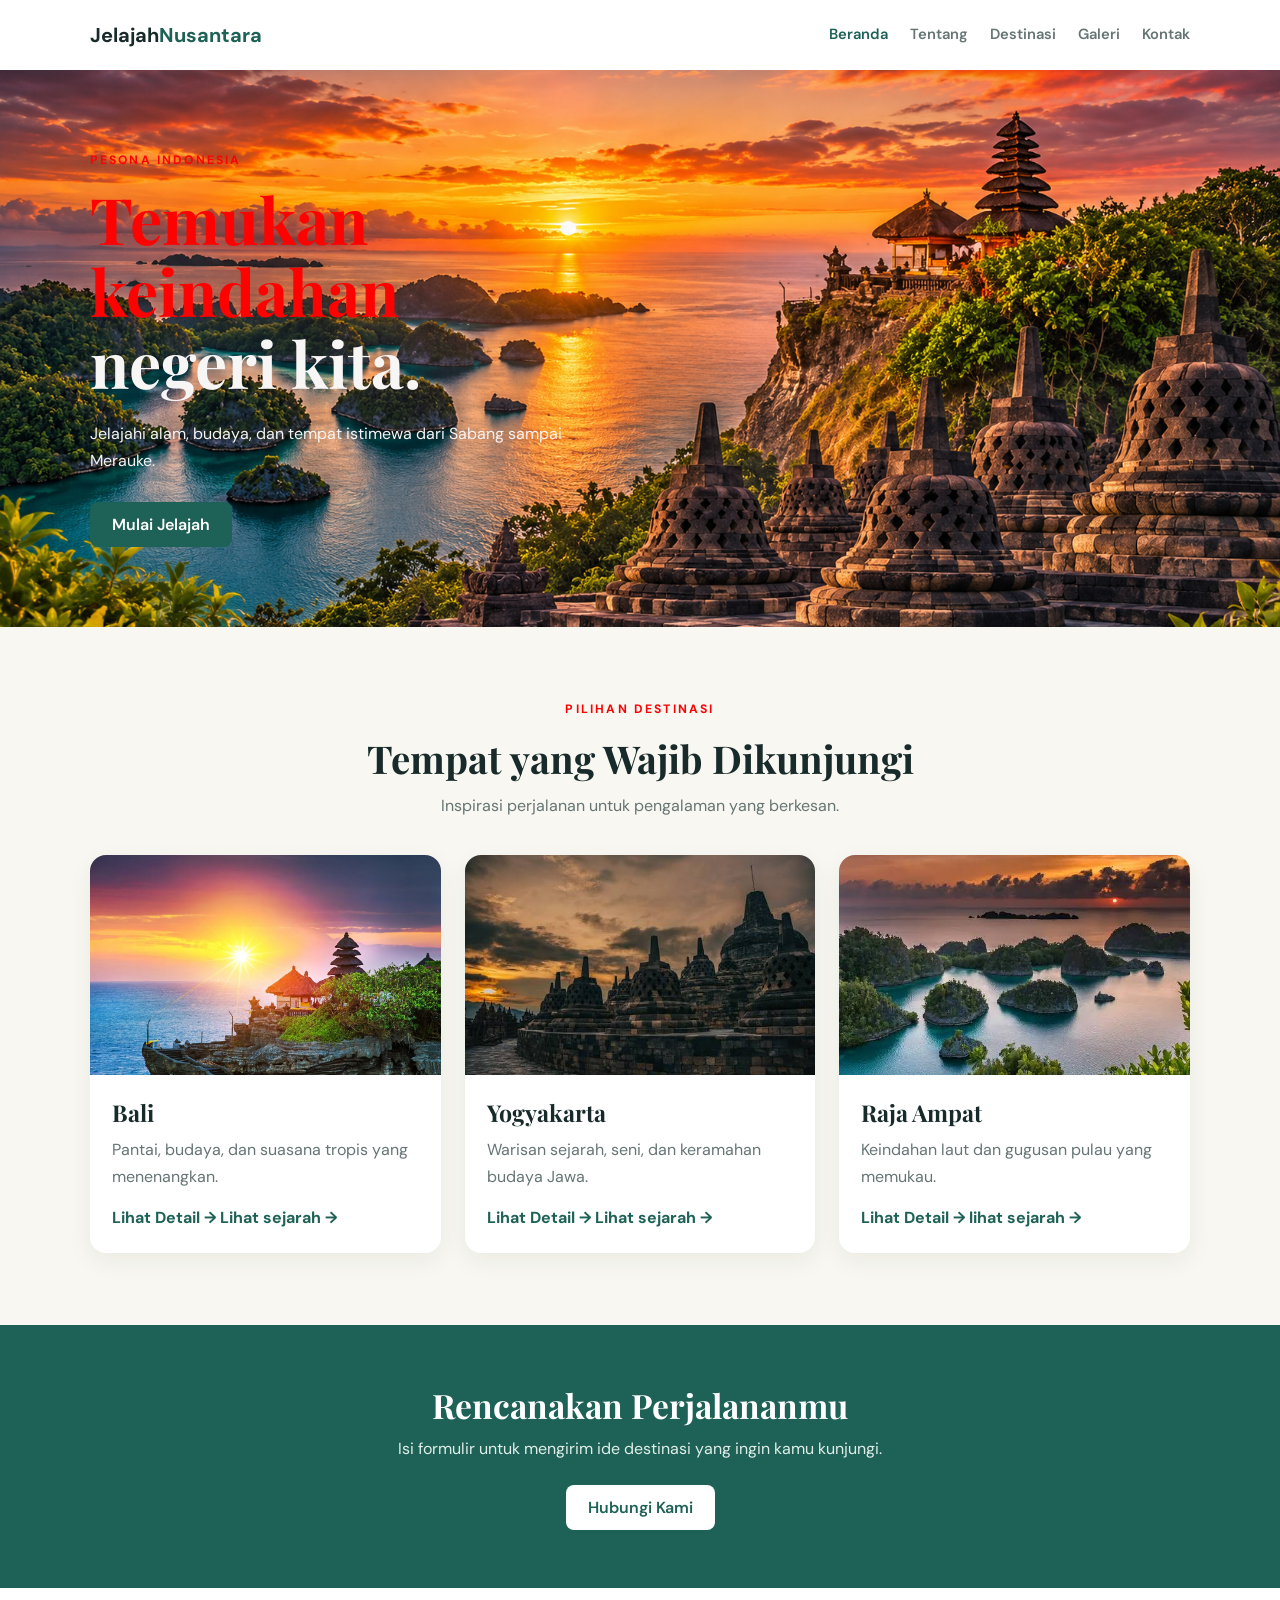
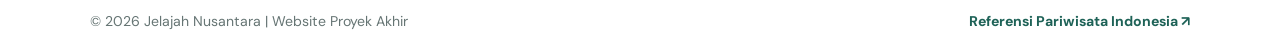
<file: tugas akhir/index.html>
<!DOCTYPE html>
<lang="id">

<head>
    <meta charset="UTF-8">
    <meta name="viewport" content="width=device-width, initial-scale=1.0">

    <title>Jelajah Nusantara | Beranda</title>

    <!-- CSS -->
    <link rel="stylesheet" href="style.css">
</head>

<body>

    <!-- HEADER -->
    <header class="header">

        <a href="index.html" class="brand">
            Jelajah<span>Nusantara</span>
        </a>

        <!-- NAVIGASI -->
        <nav class="nav">
            <a href="index.html" class="active">Beranda</a>
            <a href="tentang.html">Tentang</a>
            <a href="destinasi.html">Destinasi</a>
            <a href="galeri.html">Galeri</a>
            <a href="kontak.html">Kontak</a>
        </nav>

    </header>

    <!-- MAIN CONTENT -->
    <main>

        <!-- HERO SECTION -->
        <section class="hero">

            <div class="hero-copy">

                <p class="eyebrow">
                    PESONA INDONESIA
                </p>

                <h1>
                    Temukan keindahan
                    <br>
                    <span>negeri kita.</span>
                </h1>

                <p>
                    Jelajahi alam, budaya, dan tempat istimewa
                    dari Sabang sampai Merauke.
                </p>

                <a href="destinasi.html" class="btn">
                    Mulai Jelajah
                </a>

            </div>

        </section>

        <!-- DESTINASI SECTION -->
        <section class="section">

            <div class="section-heading">

                <p class="eyebrow">
                    PILIHAN DESTINASI
                </p>

                <h2>
                    Tempat yang Wajib Dikunjungi
                </h2>

                <p>
                    Inspirasi perjalanan untuk pengalaman
                    yang berkesan.
                </p>

            </div>

            <!-- CARD DESTINASI -->
            <div class="cards">

                <!-- CARD BALI -->
                <article class="card">

                    <img src="bali.jpeg" alt="Wisata Bali">

                    <div class="card-body">

                        <h3>Bali</h3>

                        <p>
                            Pantai, budaya, dan suasana tropis
                            yang menenangkan.
                        </p>

                        <a href="destinasi.html#bali">
                            Lihat Detail →
                        </a>
                        <a href="tentang.html#bali">
                            Lihat sejarah →
                        </a>

                    </div>

                </article>

                <!-- CARD YOGYAKARTA -->
                <article class="card">

                    <img src="borobudur.jpg" alt="Candi Borobudur">

                    <div class="card-body">

                        <h3>Yogyakarta</h3>

                        <p>
                            Warisan sejarah, seni, dan keramahan
                            budaya Jawa.
                        </p>

                        <a href="destinasi.html#jogja">
                            Lihat Detail →
                        </a>
                        <a href="tentang.html#jogja">
                            Lihat sejarah →
                        </a>

                    </div>

                </article>

                <!-- CARD RAJA AMPAT -->
                <article class="card">

                    <img src="raja ampat.jpg" alt="Wisata Raja Ampat">

                    <div class="card-body">

                        <h3>Raja Ampat</h3>

                        <p>
                            Keindahan laut dan gugusan pulau
                            yang memukau.
                        </p>

                        <a href="destinasi.html#rajaampat">
                            Lihat Detail →
                        </a>
                        <a href="tentang.html#rajaampat">
                            lihat sejarah →
                        </a>

                    </div>

                </article>

            </div>

        </section>

        <!-- CTA SECTION -->
        <section class="cta">

            <h2>
                Rencanakan Perjalananmu
            </h2>

            <p>
                Isi formulir untuk mengirim ide destinasi
                yang ingin kamu kunjungi.
            </p>

            <a href="kontak.html" class="btn btn-light">
                Hubungi Kami
            </a>

        </section>

    </main>

    <!-- FOOTER -->
    <footer>

        <p>
            © 2026 Jelajah Nusantara |
            Website Proyek Akhir
        </p>

        <a href="https://www.indonesia.travel/"
           target="_blank"
           rel="noopener noreferrer">

            Referensi Pariwisata Indonesia ↗

        </a>

    </footer>

    <!-- JAVASCRIPT -->
    <script src="script.js"></script>

</body>
</file>
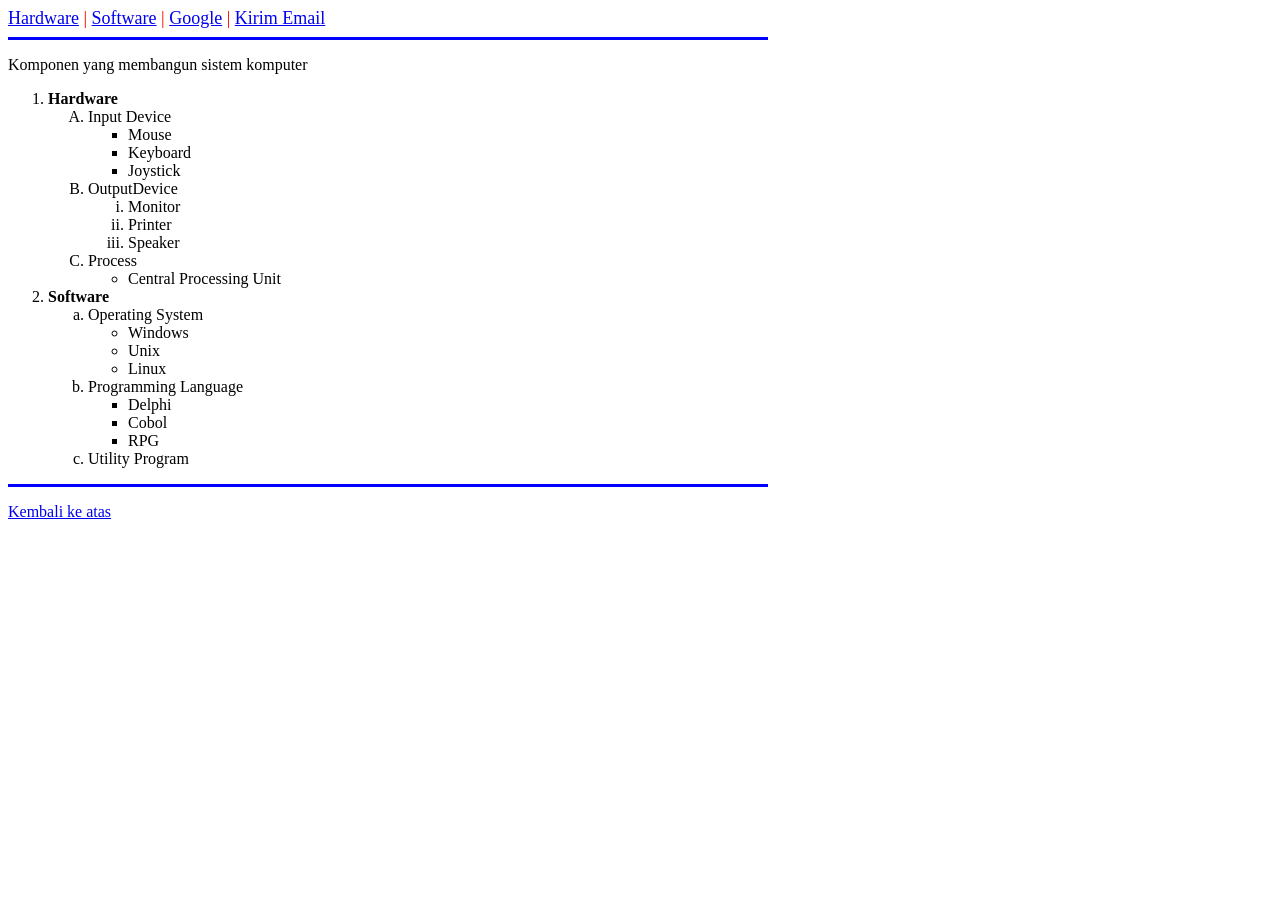
<file: tugas.html>
<!DOCTYPE html>
<html>
<head>
<title>List dengan Multi Level dan Hyperlink</title>
</head>
<body>

<a name="atas"></a>

<font size="4" color="red">
<a href="#hardware">Hardware</a> |
<a href="#software">Software</a> |
<a href="https://dce.telkomuniversity.ac.id/pengertian-penjelasan-pemrograman-website-secara-lengkap/">Google</a> |
<a href="mailto:karbanirizki@gmail.com">Kirim Email</a>
</font>

<hr color="blue" size="3" width="60%" align="left">

<p>Komponen yang membangun sistem komputer</p>

<ol type="1">
  <li><a name="hardware"><b>Hardware</b></a>
    <ol type="A">
      <li>Input Device
        <ul type="square">
          <li>Mouse</li>
          <li>Keyboard</li>
          <li>Joystick</li>
        </ul>
      </li>
      <li>OutputDevice
        <ol type="i">
          <li>Monitor</li>
          <li>Printer</li>
          <li>Speaker</li>
        </ol>
      </li>
      <li>Process
        <ul type="circle">
          <li>Central Processing Unit</li>
        </ul>
      </li>
    </ol>
  </li>

  <li><a name="software"><b>Software</b></a>
    <ol type="a">
      <li>Operating System
        <ul type="circle">
          <li>Windows</li>
          <li>Unix</li>
          <li>Linux</li>
        </ul>
      </li>
      <li>Programming Language
        <ul type="square">
          <li>Delphi</li>
          <li>Cobol</li>
          <li>RPG</li>
        </ul>
      </li>
      <li>Utility Program</li>
    </ol>
  </li>
</ol>

<hr color="blue" size="3" width="60%" align="left">

<p><a href="#atas">Kembali ke atas</a></p>

</body>
</html>
</file>
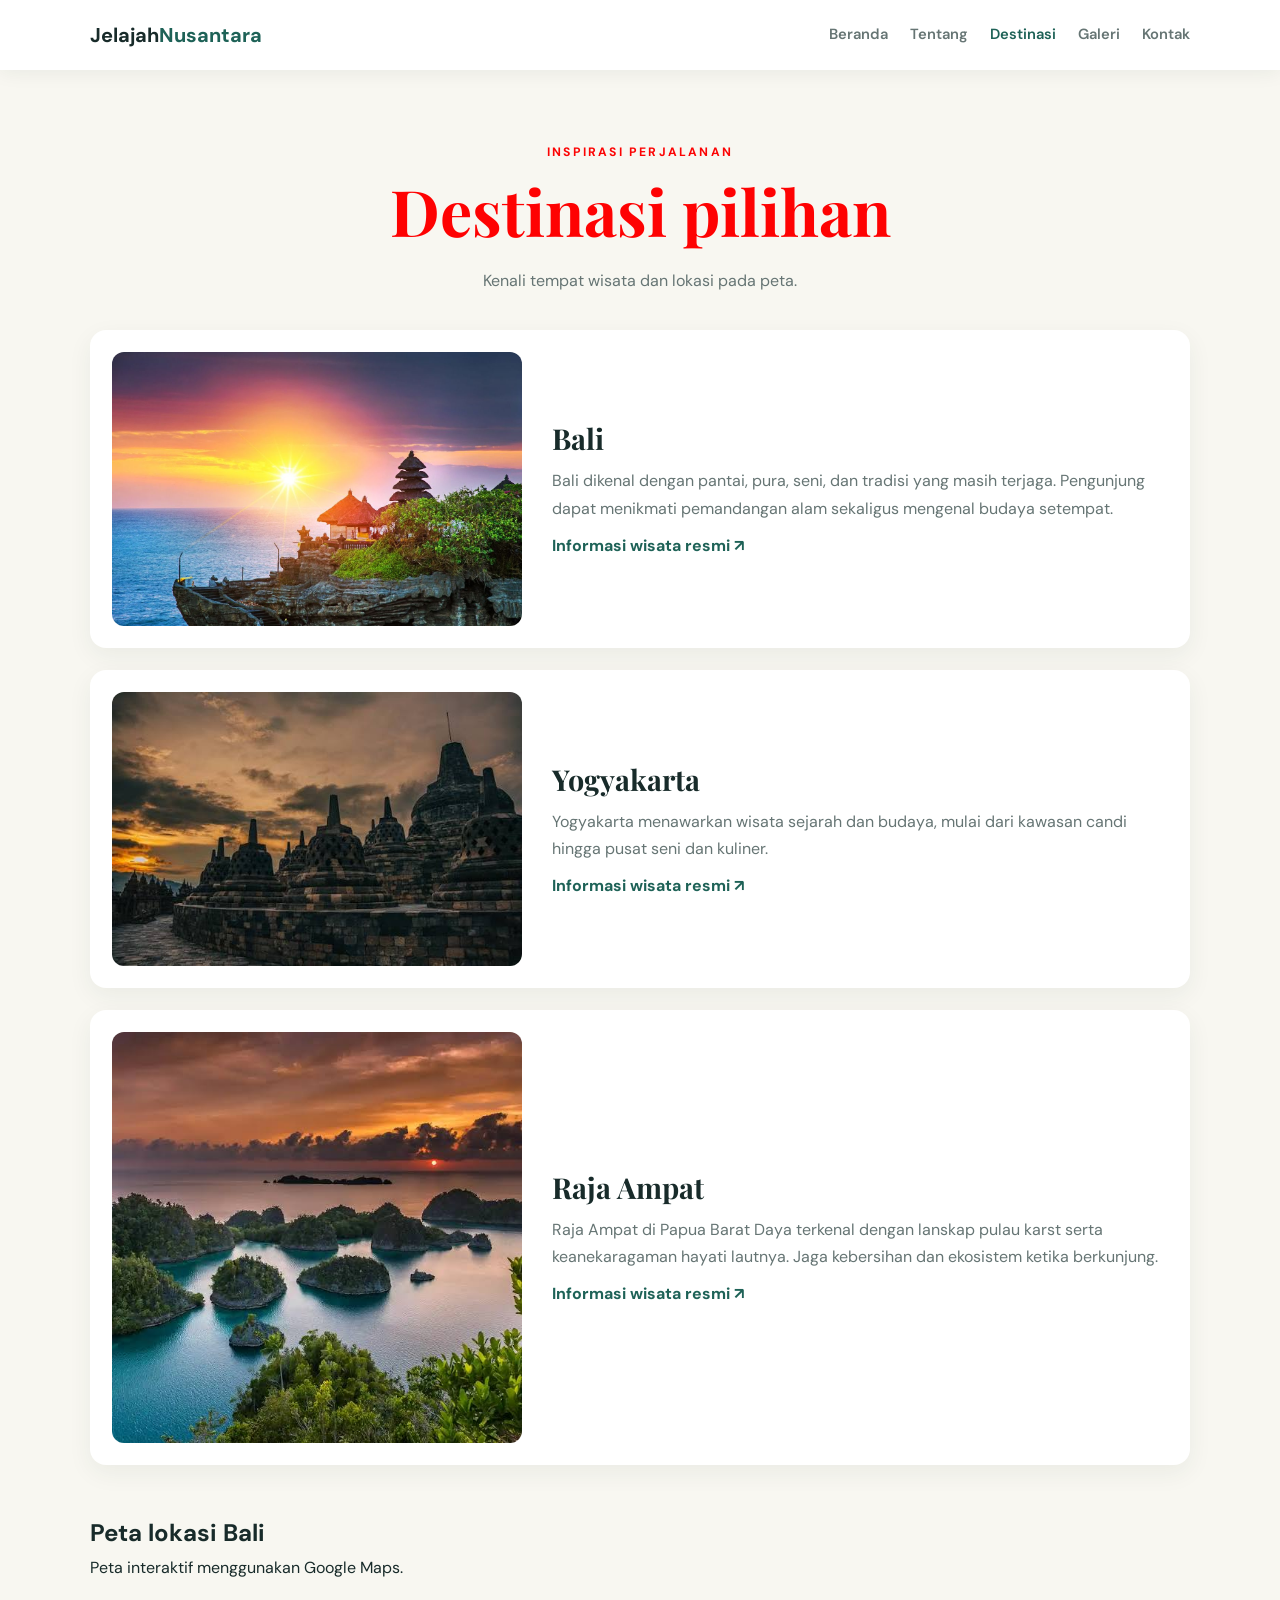
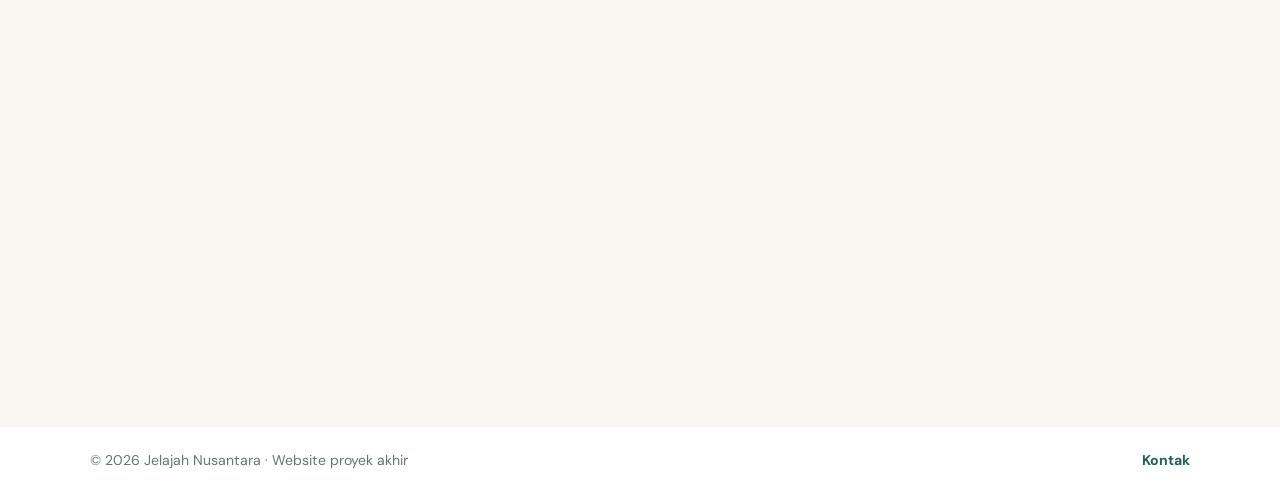
<file: tugas akhir/destinasi.html>
<!DOCTYPE html><html lang="id"><head><meta charset="UTF-8"><meta name="viewport" content="width=device-width, initial-scale=1.0"><title>Destinasi | Jelajah Nusantara</title><link rel="stylesheet" href="style.css"></head><body>
<header class="header"><a class="brand" href="index.html">Jelajah<span>Nusantara</span></a><nav class="nav"><a href="index.html">Beranda</a><a href="tentang.html">Tentang</a><a class="active" href="destinasi.html">Destinasi</a><a href="galeri.html">Galeri</a><a href="kontak.html">Kontak</a></nav></header>
<main class="section"><div class="section-heading"><p class="eyebrow">INSPIRASI PERJALANAN</p><h1>Destinasi pilihan</h1><p>Kenali tempat wisata dan lokasi pada peta.</p></div>
<div class="destination" id="bali"><img src="bali.jpeg" alt="Ilustrasi Bali"><div><h2>Bali</h2><p>Bali dikenal dengan pantai, pura, seni, dan tradisi yang masih terjaga. Pengunjung dapat menikmati pemandangan alam sekaligus mengenal budaya setempat.</p><a href="https://www.indonesia.travel/" target="_blank" rel="noopener">Informasi wisata resmi ↗</a></div></div>
<div class="destination" id="jogja"><img src="borobudur.jpg" alt="Ilustrasi Yogyakarta"><div><h2>Yogyakarta</h2><p>Yogyakarta menawarkan wisata sejarah dan budaya, mulai dari kawasan candi hingga pusat seni dan kuliner.</p><a href="https://www.indonesia.travel/" target="_blank" rel="noopener">Informasi wisata resmi ↗</a></div></div>
<div class="destination" id="rajaampat"><img src="raja ampat.jpg" alt="Ilustrasi Raja Ampat"><div><h2>Raja Ampat</h2><p>Raja Ampat di Papua Barat Daya terkenal dengan lanskap pulau karst serta keanekaragaman hayati lautnya. Jaga kebersihan dan ekosistem ketika berkunjung.</p><a href="https://www.indonesia.travel/" target="_blank" rel="noopener">Informasi wisata resmi ↗</a></div></div>
<section class="map-wrap"><h2>Peta lokasi Bali</h2><p>Peta interaktif menggunakan Google Maps.</p><iframe title="Peta Bali" src="https://maps.google.com/maps?q=Bali%20Indonesia&t=&z=8&ie=UTF8&iwloc=&output=embed" loading="lazy" referrerpolicy="no-referrer-when-downgrade"></iframe></section>
</main><footer><p>© 2026 Jelajah Nusantara · Website proyek akhir</p><a href="kontak.html">Kontak</a></footer><script src="script.js"></script></body></html>
</file>
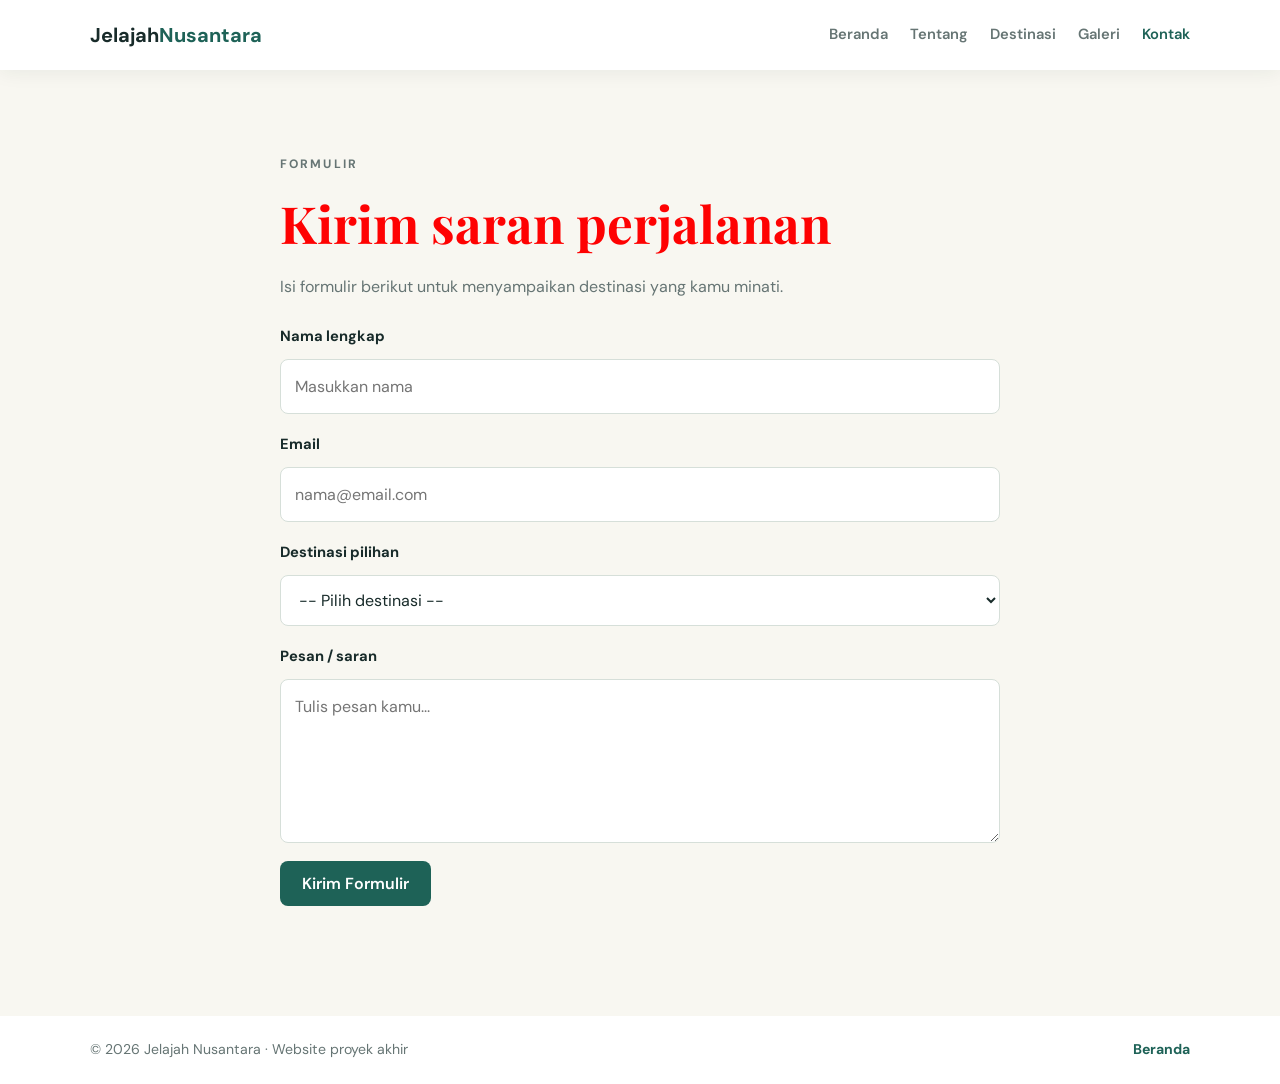
<file: tugas akhir/kontak.html>
<!DOCTYPE html><html lang="id"><head><meta charset="UTF-8"><meta name="viewport" content="width=device-width, initial-scale=1.0"><title>Kontak | Jelajah Nusantara</title><link rel="stylesheet" href="style.css"></head><body>
<header class="header"><a class="brand" href="index.html">Jelajah<span>Nusantara</span></a><nav class="nav"><a href="index.html">Beranda</a><a href="tentang.html">Tentang</a><a href="destinasi.html">Destinasi</a><a href="galeri.html">Galeri</a><a class="active" href="kontak.html">Kontak</a></nav></header>
<main class="section narrow"><p class="eyebrow">FORMULIR</p><h1>Kirim saran perjalanan</h1><p>Isi formulir berikut untuk menyampaikan destinasi yang kamu minati.</p>
<form id="contactForm" class="form"><label for="nama">Nama lengkap</label><input id="nama" name="nama" type="text" placeholder="Masukkan nama" required minlength="2">
<label for="email">Email</label><input id="email" name="email" type="email" placeholder="nama@email.com" required>
<label for="destinasi">Destinasi pilihan</label><select id="destinasi" name="destinasi" required><option value="">-- Pilih destinasi --</option><option>Bali</option><option>Yogyakarta</option><option>Raja Ampat</option><option>Lainnya</option></select>
<label for="pesan">Pesan / saran</label><textarea id="pesan" name="pesan" rows="5" placeholder="Tulis pesan kamu..." required minlength="5"></textarea>
<button class="btn" type="submit">Kirim Formulir</button><p id="formMessage" role="status" aria-live="polite"></p></form></main><footer><p>© 2026 Jelajah Nusantara · Website proyek akhir</p><a href="index.html">Beranda</a></footer><script src="script.js"></script></body></html>
</file>
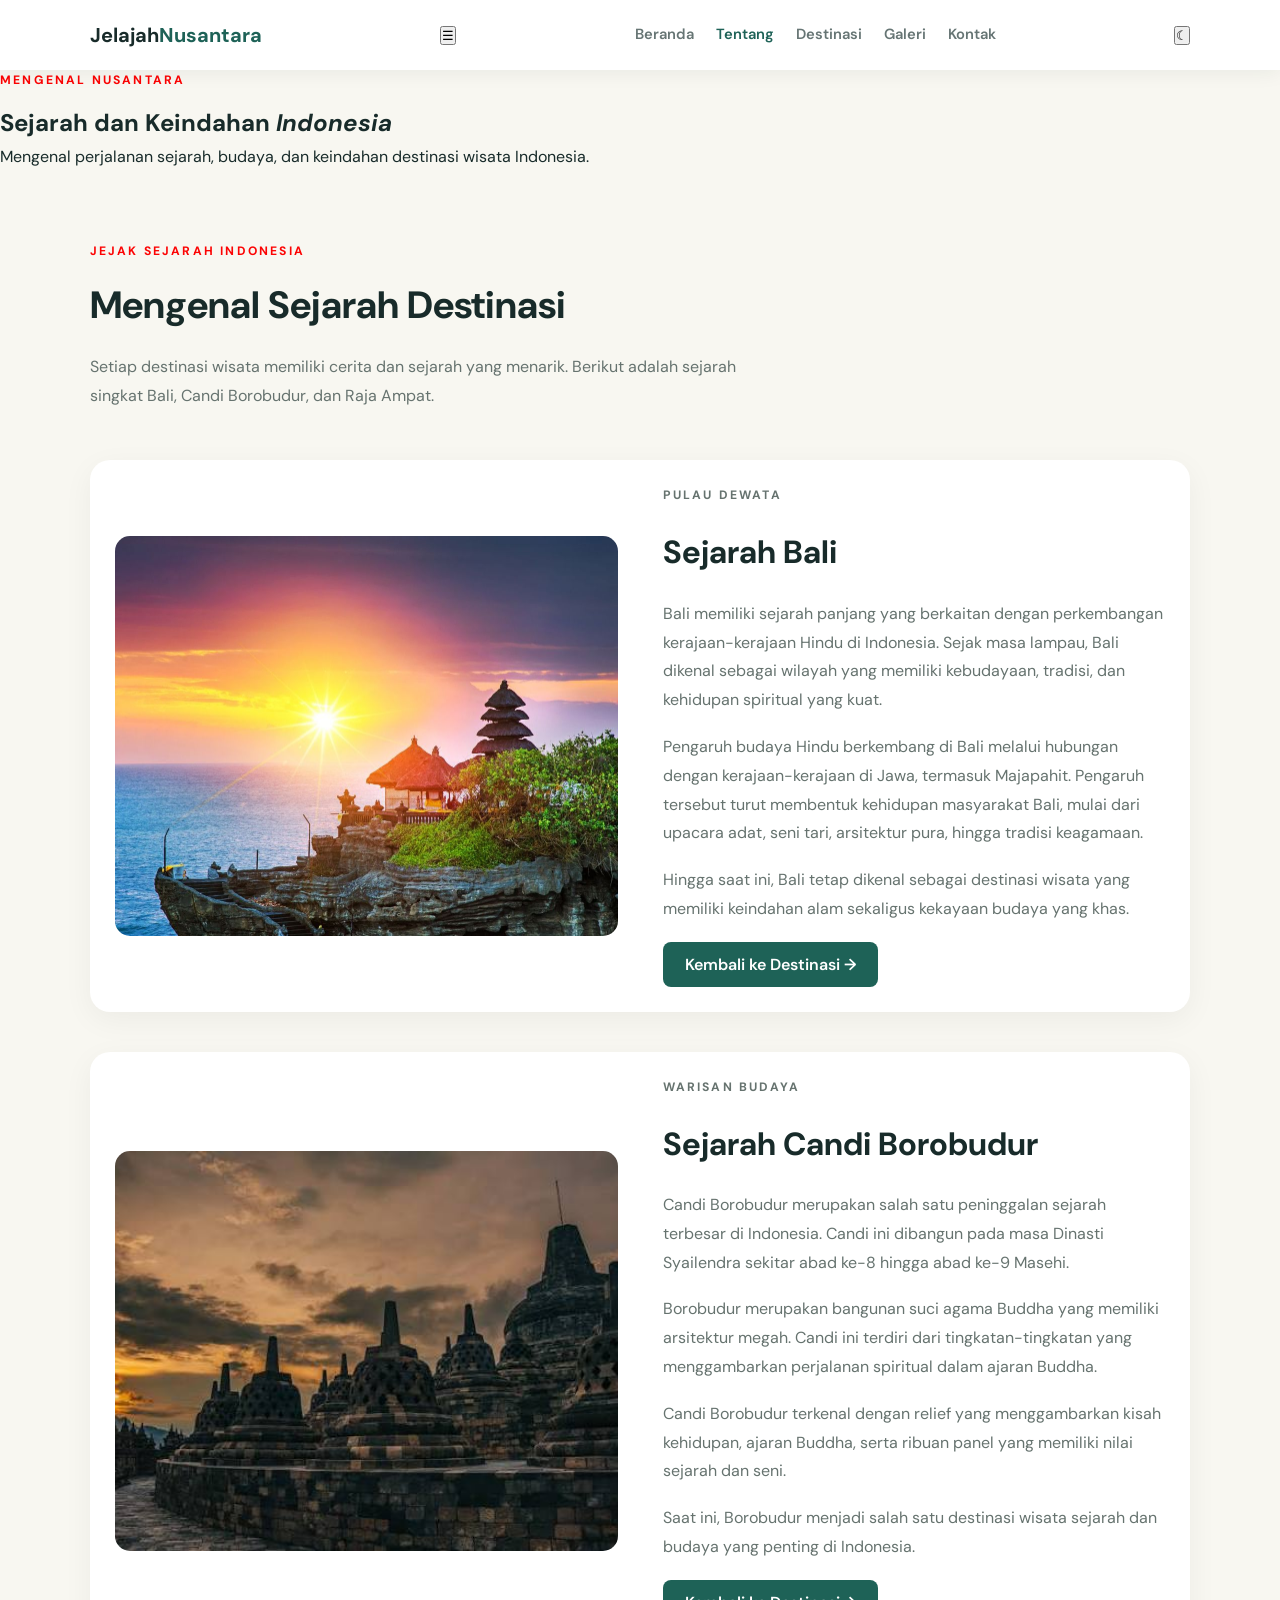
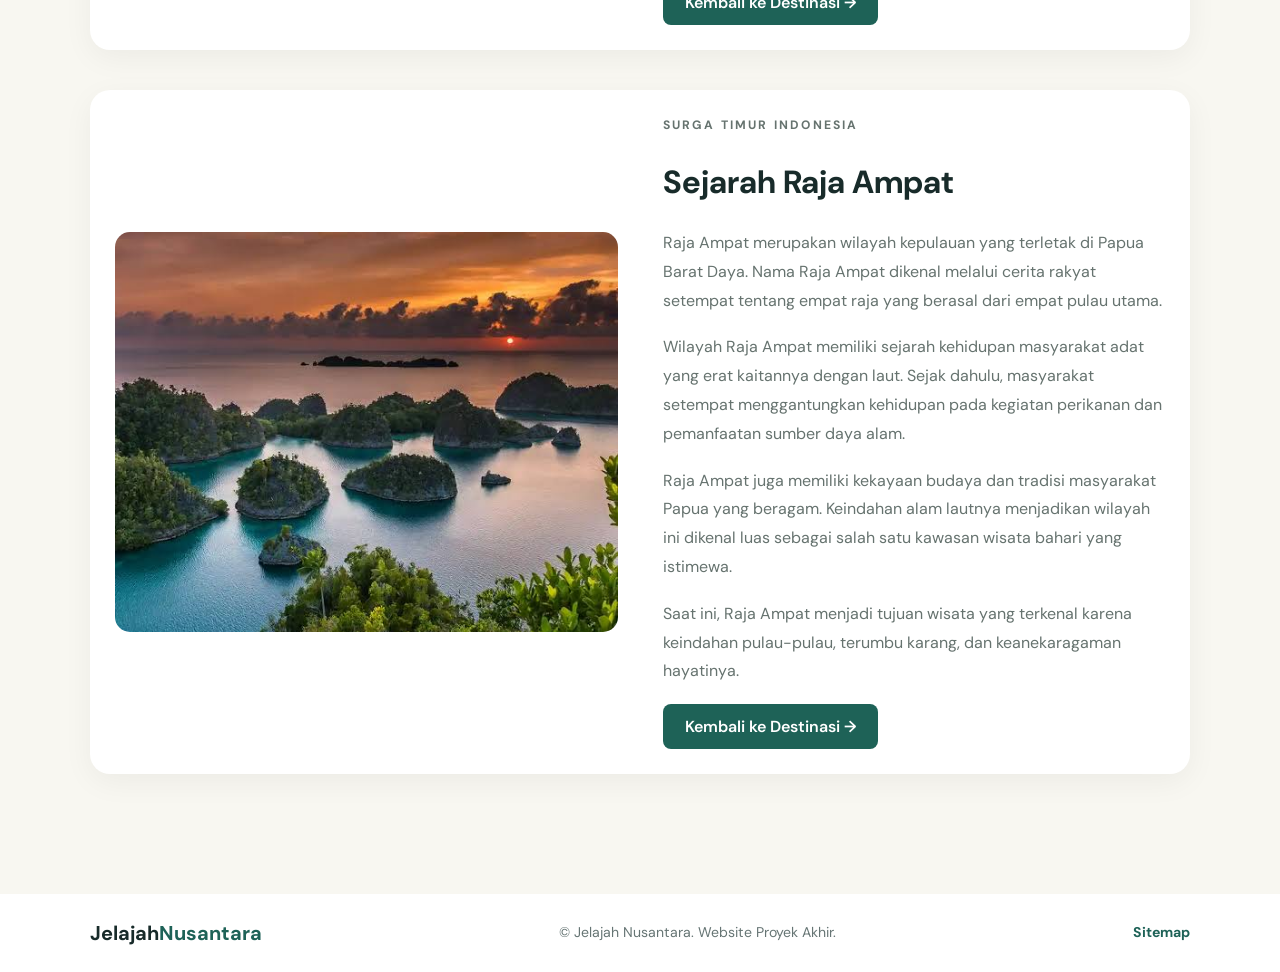
<file: tugas akhir/tentang.html>
<!DOCTYPE html>
<html lang="id">

<head>
    <meta charset="UTF-8">
    <meta name="viewport" content="width=device-width, initial-scale=1.0">

    <title>Tentang | Jelajah Nusantara</title>

    <link rel="stylesheet" href="style.css">
    <script src="script.js" defer></script>
</head>

<body>

    <!-- HEADER -->
    <header class="header">

        <a href="index.html" class="brand">
            Jelajah<span>Nusantara</span>
        </a>

        <button class="menu-toggle"
                aria-label="Buka menu"
                aria-expanded="false">
            ☰
        </button>

        <nav class="nav">
            <a href="index.html">Beranda</a>
            <a href="tentang.html" class="active">Tentang</a>
            <a href="destinasi.html">Destinasi</a>
            <a href="galeri.html">Galeri</a>
            <a href="kontak.html">Kontak</a>
        </nav>

        <button class="theme-toggle" aria-label="Ganti tema">
            ☾
        </button>

    </header>

    <!-- MAIN -->
    <main>

        <!-- HERO TENTANG -->
        <section class="page-hero">

            <p class="eyebrow">MENGENAL NUSANTARA</p>

            <h1>
                Sejarah dan Keindahan
                <em>Indonesia</em>
            </h1>

            <p>
                Mengenal perjalanan sejarah, budaya, dan keindahan
                destinasi wisata Indonesia.
            </p>

        </section>


        <!-- SEJARAH DESTINASI -->
        <section class="section sejarah-section">

            <p class="eyebrow">JEJAK SEJARAH INDONESIA</p>

            <h2 class="sejarah-heading">
                Mengenal Sejarah Destinasi
            </h2>

            <p class="sejarah-intro">
                Setiap destinasi wisata memiliki cerita dan sejarah
                yang menarik. Berikut adalah sejarah singkat Bali,
                Candi Borobudur, dan Raja Ampat.
            </p>


            <!-- SEJARAH BALI -->
            <article class="sejarah-card" id="sejarah-bali">

                <img
                    src="bali.jpeg"
                    alt="Pura di Bali"
                    class="sejarah-image"
                >

                <div class="sejarah-content">

                    <p class="eyebrow">PULAU DEWATA</p>

                    <h2>Sejarah Bali</h2>

                    <p>
                        Bali memiliki sejarah panjang yang berkaitan
                        dengan perkembangan kerajaan-kerajaan Hindu
                        di Indonesia. Sejak masa lampau, Bali dikenal
                        sebagai wilayah yang memiliki kebudayaan,
                        tradisi, dan kehidupan spiritual yang kuat.
                    </p>

                    <p>
                        Pengaruh budaya Hindu berkembang di Bali
                        melalui hubungan dengan kerajaan-kerajaan
                        di Jawa, termasuk Majapahit. Pengaruh tersebut
                        turut membentuk kehidupan masyarakat Bali,
                        mulai dari upacara adat, seni tari, arsitektur
                        pura, hingga tradisi keagamaan.
                    </p>

                    <p>
                        Hingga saat ini, Bali tetap dikenal sebagai
                        destinasi wisata yang memiliki keindahan alam
                        sekaligus kekayaan budaya yang khas.
                    </p>

                    <a href="destinasi.html" class="btn">
                        Kembali ke Destinasi →
                    </a>

                </div>

            </article>


            <!-- SEJARAH BOROBUDUR -->
            <article class="sejarah-card" id="sejarah-borobudur">

                <img
                    src="borobudur.jpg"
                    alt="Candi Borobudur"
                    class="sejarah-image"
                >

                <div class="sejarah-content">

                    <p class="eyebrow">WARISAN BUDAYA</p>

                    <h2>Sejarah Candi Borobudur</h2>

                    <p>
                        Candi Borobudur merupakan salah satu
                        peninggalan sejarah terbesar di Indonesia.
                        Candi ini dibangun pada masa Dinasti
                        Syailendra sekitar abad ke-8 hingga
                        abad ke-9 Masehi.
                    </p>

                    <p>
                        Borobudur merupakan bangunan suci agama
                        Buddha yang memiliki arsitektur megah.
                        Candi ini terdiri dari tingkatan-tingkatan
                        yang menggambarkan perjalanan spiritual
                        dalam ajaran Buddha.
                    </p>

                    <p>
                        Candi Borobudur terkenal dengan relief
                        yang menggambarkan kisah kehidupan,
                        ajaran Buddha, serta ribuan panel
                        yang memiliki nilai sejarah dan seni.
                    </p>

                    <p>
                        Saat ini, Borobudur menjadi salah satu
                        destinasi wisata sejarah dan budaya
                        yang penting di Indonesia.
                    </p>

                    <a href="destinasi.html" class="btn">
                        Kembali ke Destinasi →
                    </a>

                </div>

            </article>


            <!-- SEJARAH RAJA AMPAT -->
            <article class="sejarah-card" id="sejarah-raja-ampat">

                <img
                    src="raja ampat.jpg"
                    alt="Pemandangan Raja Ampat"
                    class="sejarah-image"
                >

                <div class="sejarah-content">

                    <p class="eyebrow">SURGA TIMUR INDONESIA</p>

                    <h2>Sejarah Raja Ampat</h2>

                    <p>
                        Raja Ampat merupakan wilayah kepulauan
                        yang terletak di Papua Barat Daya.
                        Nama Raja Ampat dikenal melalui cerita
                        rakyat setempat tentang empat raja
                        yang berasal dari empat pulau utama.
                    </p>

                    <p>
                        Wilayah Raja Ampat memiliki sejarah
                        kehidupan masyarakat adat yang erat
                        kaitannya dengan laut. Sejak dahulu,
                        masyarakat setempat menggantungkan
                        kehidupan pada kegiatan perikanan
                        dan pemanfaatan sumber daya alam.
                    </p>

                    <p>
                        Raja Ampat juga memiliki kekayaan
                        budaya dan tradisi masyarakat Papua
                        yang beragam. Keindahan alam lautnya
                        menjadikan wilayah ini dikenal luas
                        sebagai salah satu kawasan wisata
                        bahari yang istimewa.
                    </p>

                    <p>
                        Saat ini, Raja Ampat menjadi tujuan
                        wisata yang terkenal karena keindahan
                        pulau-pulau, terumbu karang, dan
                        keanekaragaman hayatinya.
                    </p>

                    <a href="destinasi.html" class="btn">
                        Kembali ke Destinasi →
                    </a>

                </div>

            </article>

        </section>
    </main>


    <!-- FOOTER -->
    <footer class="footer">

        <a href="index.html" class="brand">
            Jelajah<span>Nusantara</span>
        </a>

        <p>
            © <span id="year"></span> Jelajah Nusantara.
            Website Proyek Akhir.
        </p>

        <a href="sitemap.html">Sitemap</a>

    </footer>

</body>
</html>
</file>
<file: tugas akhir/style.css>
/* ========================================
   1. IMPORT FONT
======================================== */

@import url('https://fonts.googleapis.com/css2?family=DM+Sans:wght@400;500;600;700&family=Playfair+Display:wght@600;700&display=swap');


/* ========================================
   2. ROOT / VARIABEL WARNA
======================================== */

:root {
    --ink: #182b2a;
    --green: #1e6257;
    --mint: #dff2e9;
    --cream: #f8f7f1;
    --gold: #e5b75b;
    --muted: #667574;
}


/* ========================================
   3. RESET CSS
======================================== */

* {
    box-sizing: border-box;
    margin: 0;
    padding: 0;
}

body {
    font-family: 'DM Sans', Arial, sans-serif;
    color: var(--ink);
    background: var(--cream);
    line-height: 1.7;
}


/* ========================================
   4. HEADER DAN NAVIGASI
======================================== */

.header {
    position: sticky;
    top: 0;
    z-index: 10;

    display: flex;
    justify-content: space-between;
    align-items: center;
    gap: 24px;

    padding: 18px 7%;

    background: #ffffff;
    box-shadow: 0 3px 18px #102b2510;
}

.brand {
    font-size: 1.25rem;
    font-weight: 700;
    color: var(--ink);
    text-decoration: none;
    white-space: nowrap;
}

.brand span {
    color: var(--green);
}

.nav {
    display: flex;
    gap: 22px;
    flex-wrap: wrap;
}

.nav a {
    font-size: 0.92rem;
    font-weight: 600;
    color: var(--muted);
    text-decoration: none;
    transition: 0.2s;
}

.nav a:hover,
.nav a.active {
    color: var(--green);
}


/* ========================================
   5. HERO SECTION / BERANDA
======================================== */

.hero {
    min-height: 520px;

    display: flex;
    align-items: center;

    padding: 80px 7%;

    background:
        url('keindahan\ indonesia.png') center / cover no-repeat;
}

.hero-copy {
    max-width: 600px;
    
}

.eyebrow {
    font-size: 0.76rem;
    font-weight: 700;
    letter-spacing: 0.18em;
    color: var(--green);
    margin-bottom: 12px;
    color: rgb(252, 3, 3);
}

.hero h1,
.section h1 {
    font-family: 'Playfair Display', Georgia, serif;
    font-size: clamp(2.5rem, 5vw, 4.5rem);
    line-height: 1.13;
    margin-bottom: 20px;
    color: #fe0202;
}

.hero h1 span {
    color: #f8f5f5;
}

.hero-copy > p:not(.eyebrow) {
    max-width: 480px;
    color: var(--muted);
    margin-bottom: 28px;
    color:rgb(246, 243, 243);
}


/* ========================================
   6. BUTTON
======================================== */

.btn {
    display: inline-block;

    padding: 12px 22px;

    border: none;
    border-radius: 8px;

    background: var(--green);
    color: white;

    font: 600 1rem 'DM Sans', sans-serif;
    text-decoration: none;

    cursor: pointer;
    transition: 0.2s;
}

.btn:hover {
    background: #16483f;
    transform: translateY(-1px);
}

.btn-light {
    background: white;
    color: var(--green);
}


/* ========================================
   7. SECTION
======================================== */

.section {
    padding: 72px 7%;
}

.section-heading {
    max-width: 700px;
    text-align: center;
    margin: 0 auto 36px;
}

.section-heading h2 {
    font: 700 clamp(1.8rem, 3vw, 2.5rem)
        'Playfair Display', Georgia, serif;

    margin-bottom: 8px;
}

.section-heading p:last-child {
    color: var(--muted);
}


/* ========================================
   8. CARD DESTINASI
======================================== */

.cards {
    display: grid;
    grid-template-columns: repeat(3, minmax(0, 1fr));
    gap: 24px;
}

.card {
    background: white;
    border-radius: 16px;
    overflow: hidden;

    box-shadow: 0 8px 24px #193b3210;
    transition: 0.2s;
}

.card:hover {
    transform: translateY(-5px);
}

.card img {
    display: block;
    width: 100%;
    height: 220px;
    object-fit: cover;
}

.card-body {
    padding: 22px;
}

.card h3 {
    font: 700 1.45rem 'Playfair Display', Georgia, serif;
}

.card p {
    color: var(--muted);
    margin: 8px 0 14px;
}

.card a,
.destination a,
footer a {
    color: var(--green);
    font-weight: 700;
    text-decoration: none;
}


/* ========================================
   9. CTA SECTION
======================================== */

.cta {
    text-align: center;
    padding: 58px 7%;

    background: var(--green);
    color: white;
}

.cta h2 {
    font: 700 2.1rem 'Playfair Display', Georgia, serif;
}

.cta p {
    color: #e0eee9;
    margin: 8px 0 22px;
}


/* ========================================
   10. FOOTER
======================================== */

footer {
    display: flex;
    justify-content: space-between;
    align-items: center;
    gap: 20px;

    padding: 22px 7%;

    background: white;
    color: var(--muted);

    font-size: 0.88rem;
}


/* ========================================
   11. HALAMAN TENTANG
======================================== */

.narrow {
    max-width: 900px;
    margin: auto;
}

.narrow h1 {
    font-size: clamp(2.2rem, 4vw, 3.2rem);
}

.narrow p {
    color: var(--muted);
    margin: 12px 0 20px;
}

.narrow h2 {
    font: 700 1.6rem 'Playfair Display', Georgia, serif;
    margin: 28px 0 10px;
}

.feature-list {
    padding-left: 22px;
    color: var(--muted);
    margin-bottom: 24px;
}


/* ========================================
   12. HALAMAN DESTINASI
======================================== */

.destination {
    display: grid;
    grid-template-columns: minmax(220px, 0.8fr) 1.2fr;
    align-items: center;
    gap: 30px;

    background: white;
    padding: 22px;
    border-radius: 16px;
    margin: 22px 0;

    box-shadow: 0 8px 24px #193b3210;
}

.destination img {
    display: block;
    width: 100%;
    border-radius: 12px;
}

.destination h2 {
    font: 700 1.8rem 'Playfair Display', Georgia, serif;
}

.destination p {
    color: var(--muted);
    margin: 10px 0;
}


/* ========================================
   13. GOOGLE MAPS
======================================== */

.map-wrap {
    margin-top: 48px;
}

.map-wrap iframe {
    width: 100%;
    height: 350px;

    border: none;
    border-radius: 14px;

    margin-top: 16px;
}


/* ========================================
   14. GALERI
======================================== */

.gallery {
    display: grid;
    grid-template-columns: repeat(3, minmax(0, 1fr));
    gap: 22px;
}

.gallery figure {
    background: white;
    padding: 12px;
    border-radius: 14px;

    box-shadow: 0 8px 24px #193b3210;
}

.gallery img {
    width: 100%;
    height: 240px;
    object-fit: cover;
    border-radius: 9px;
}

.gallery figcaption {
    padding: 12px 5px;
    font-weight: 700;
}


/* ========================================
   15. VIDEO MULTIMEDIA
======================================== */

.video-section {
    margin-top: 50px;
}

.video-section video {
    display: block;
    width: min(100%, 700px);

    border-radius: 12px;
    margin: 18px 0;
}

.video-section small {
    color: var(--muted);
}


/* ========================================
   16. FORM KONTAK
======================================== */

.form {
    display: flex;
    flex-direction: column;
    gap: 10px;

    margin-top: 24px;
}

.form label {
    font-weight: 700;
    font-size: 0.92rem;
}

.form input,
.form select,
.form textarea {
    width: 100%;

    padding: 13px 14px;

    border: 1px solid #d6dfd9;
    border-radius: 8px;

    background: white;
    color: var(--ink);

    font: inherit;

    margin-bottom: 8px;
}

.form input:focus,
.form select:focus,
.form textarea:focus {
    outline: 2px solid #92c8b8;
    border-color: var(--green);
}

.form button {
    align-self: flex-start;
}

.form #formMessage {
    font-weight: 600;
    margin-top: 8px;
}


/* ========================================
   17. RESPONSIVE / MOBILE
======================================== */

@media (max-width: 760px) {

    /* Header */
    .header {
        align-items: flex-start;
        flex-direction: column;
        padding: 16px 5%;
    }

    .nav {
        gap: 12px;
    }

    /* Hero */
    .hero {
        min-height: 440px;
        padding: 60px 5%;
    }

    /* Section */
    .section {
        padding: 55px 5%;
    }

    /* Card dan Galeri */
    .cards,
    .gallery {
        grid-template-columns: 1fr;
    }

    .card img {
        height: 230px;
    }

    /* Destinasi */
    .destination {
        grid-template-columns: 1fr;
    }

    .destination img {
        max-height: 260px;
        object-fit: cover;
    }

    /* Footer */
    footer {
        padding: 20px 5%;
        flex-direction: column;
        align-items: flex-start;
    }

    /* CTA */
    .cta {
        padding: 45px 5%;
    }
}

/* ========================= */
/* SEJARAH DESTINASI */
/* ========================= */

.sejarah-section {
    padding-top: 70px;
    padding-bottom: 80px;
}

.sejarah-heading {
    font-size: 38px;
    margin-bottom: 15px;
}

.sejarah-intro {
    max-width: 700px;
    line-height: 1.8;
    margin-bottom: 50px;
    color: #66736f;
}

/* Kartu sejarah */
.sejarah-card {
    display: grid;
    grid-template-columns: 1fr 1fr;
    gap: 45px;

    align-items: center;

    background: #ffffff;
    border-radius: 20px;

    padding: 25px;
    margin-bottom: 40px;

    box-shadow: 0 8px 30px rgba(0, 0, 0, 0.05);

    scroll-margin-top: 110px;
}

/* Gambar sejarah */
.sejarah-image {
    width: 100%;
    height: 400px;

    object-fit: cover;

    border-radius: 15px;
}

/* Konten sejarah */
.sejarah-content h2 {
    font-size: 32px;
    margin-bottom: 20px;
}

.sejarah-content p {
    line-height: 1.8;
    margin-bottom: 18px;
    color: #66736f;
}

/* Tampilan HP */
@media (max-width: 768px) {

    .sejarah-section {
        padding: 40px 20px;
    }

    .sejarah-heading {
        font-size: 28px;
    }

    .sejarah-card {
        grid-template-columns: 1fr;
        gap: 20px;

        padding: 18px;
        margin-bottom: 30px;
    }

    .sejarah-image {
        height: 250px;
    }

    .sejarah-content h2 {
        font-size: 25px;
    }

    .sejarah-content p {
        font-size: 15px;
    }

}
</file>
